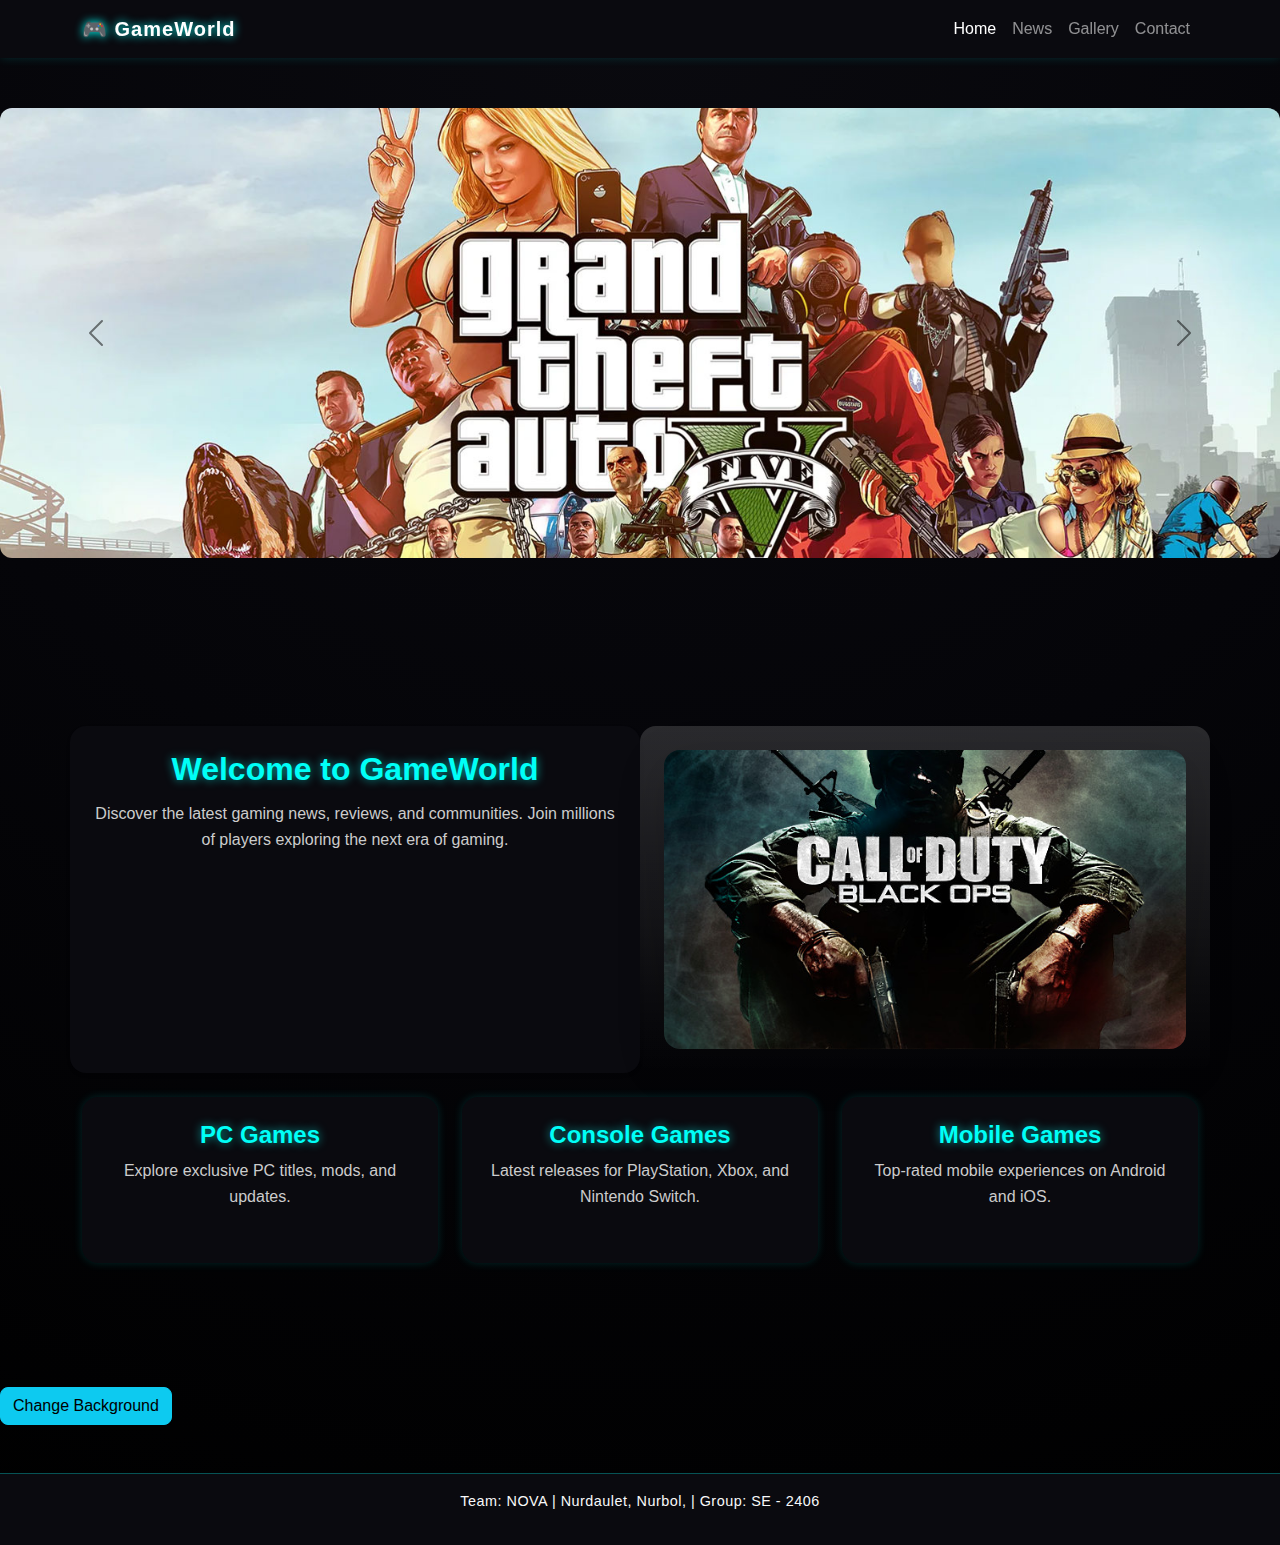
<file: index.html>
<!DOCTYPE html>
<html lang="en">
<head>
  <meta charset="UTF-8">
  <meta name="viewport" content="width=device-width, initial-scale=1.0">
  <title>GameWorld - Home</title>
  <link href="https://cdn.jsdelivr.net/npm/bootstrap@5.3.0/dist/css/bootstrap.min.css" rel="stylesheet">
  <link rel="stylesheet" href="style.css">
</head>
<body>

<!--  Navbar -->
<nav class="navbar navbar-expand-lg navbar-dark bg-dark fixed-top shadow">
  <div class="container">
    <a class="navbar-brand neon-text" href="#">🎮 GameWorld</a>
    <button class="navbar-toggler" type="button" data-bs-toggle="collapse" data-bs-target="#navbarNav">
      <span class="navbar-toggler-icon"></span>
    </button>
    <div class="collapse navbar-collapse justify-content-end" id="navbarNav">
      <ul class="navbar-nav">
        <li class="nav-item"><a class="nav-link active" href="index.html">Home</a></li>
        <li class="nav-item"><a class="nav-link" href="news.html">News</a></li>
        <li class="nav-item"><a class="nav-link" href="gallery.html">Gallery</a></li>
        <li class="nav-item"><a class="nav-link" href="contact.html">Contact</a></li>
      </ul>
    </div>
  </div>
</nav>

<!--  Carousel -->
<section id="carouselExample" class="carousel slide mt-5" data-bs-ride="carousel">
  <div class="carousel-inner">
    <div class="carousel-item active">
      <img src="images/gtaV.png" class="d-block w-100" alt="Game 1">
    </div>
    <div class="carousel-item">
      <img src="images/Fust Cause.jpg" class="d-block w-100" alt="Game 2">
    </div>
    <div class="carousel-item">
      <img src="images/cs2.png" class="d-block w-100" alt="Game 3">
    </div>
  </div>
  <button class="carousel-control-prev" type="button" data-bs-target="#carouselExample" data-bs-slide="prev">
    <span class="carousel-control-prev-icon"></span>
  </button>
  <button class="carousel-control-next" type="button" data-bs-target="#carouselExample" data-bs-slide="next">
    <span class="carousel-control-next-icon"></span>
  </button>
</section>

<!--  Grid Layout -->
<section class="container my-5 text-center text-light">
  <div class="row mb-4">
    <div class="col-lg-6 col-md-12 p-4 bg-dark rounded-4 shadow-sm">
      <h2 class="neon-text">Welcome to GameWorld</h2>
      <p>Discover the latest gaming news, reviews, and communities. Join millions of players exploring the next era of gaming.</p>
    </div>
    <div class="col-lg-6 col-md-12 p-4 bg-gradient rounded-4">
      <img src="images/cod.png" class="img-fluid rounded-4 shadow-lg" alt="Gaming setup">
    </div>
  </div>

  <div class="row text-center g-4">
    <div class="col-lg-4 col-md-6 col-sm-12">
      <div class="p-4 bg-dark rounded-4 shadow card-hover">
        <h4 class="neon-text">PC Games</h4>
        <p>Explore exclusive PC titles, mods, and updates.</p>
      </div>
    </div>
    <div class="col-lg-4 col-md-6 col-sm-12">
      <div class="p-4 bg-dark rounded-4 shadow card-hover">
        <h4 class="neon-text">Console Games</h4>
        <p>Latest releases for PlayStation, Xbox, and Nintendo Switch.</p>
      </div>
    </div>
    <div class="col-lg-4 col-md-6 col-sm-12">
      <div class="p-4 bg-dark rounded-4 shadow card-hover">
        <h4 class="neon-text">Mobile Games</h4>
        <p>Top-rated mobile experiences on Android and iOS.</p>
      </div>
    </div>
  </div>
</section>
<button class="btn btn-info mt-3" onclick="changeBackground()">Change Background</button>

<!--  Footer -->
<footer class="text-center py-3 mt-5 bg-dark text-light">
  Team: NOVA | Nurdaulet, Nurbol, <PRIVATE_NAMES> | Group: SE - 2406  
    <p id="datetime" class="text-info"></p>

</footer>

<script src="https://cdn.jsdelivr.net/npm/bootstrap@5.3.0/dist/js/bootstrap.bundle.min.js"></script>
<script src="script.js"></script>
</body>
</html>
</file>
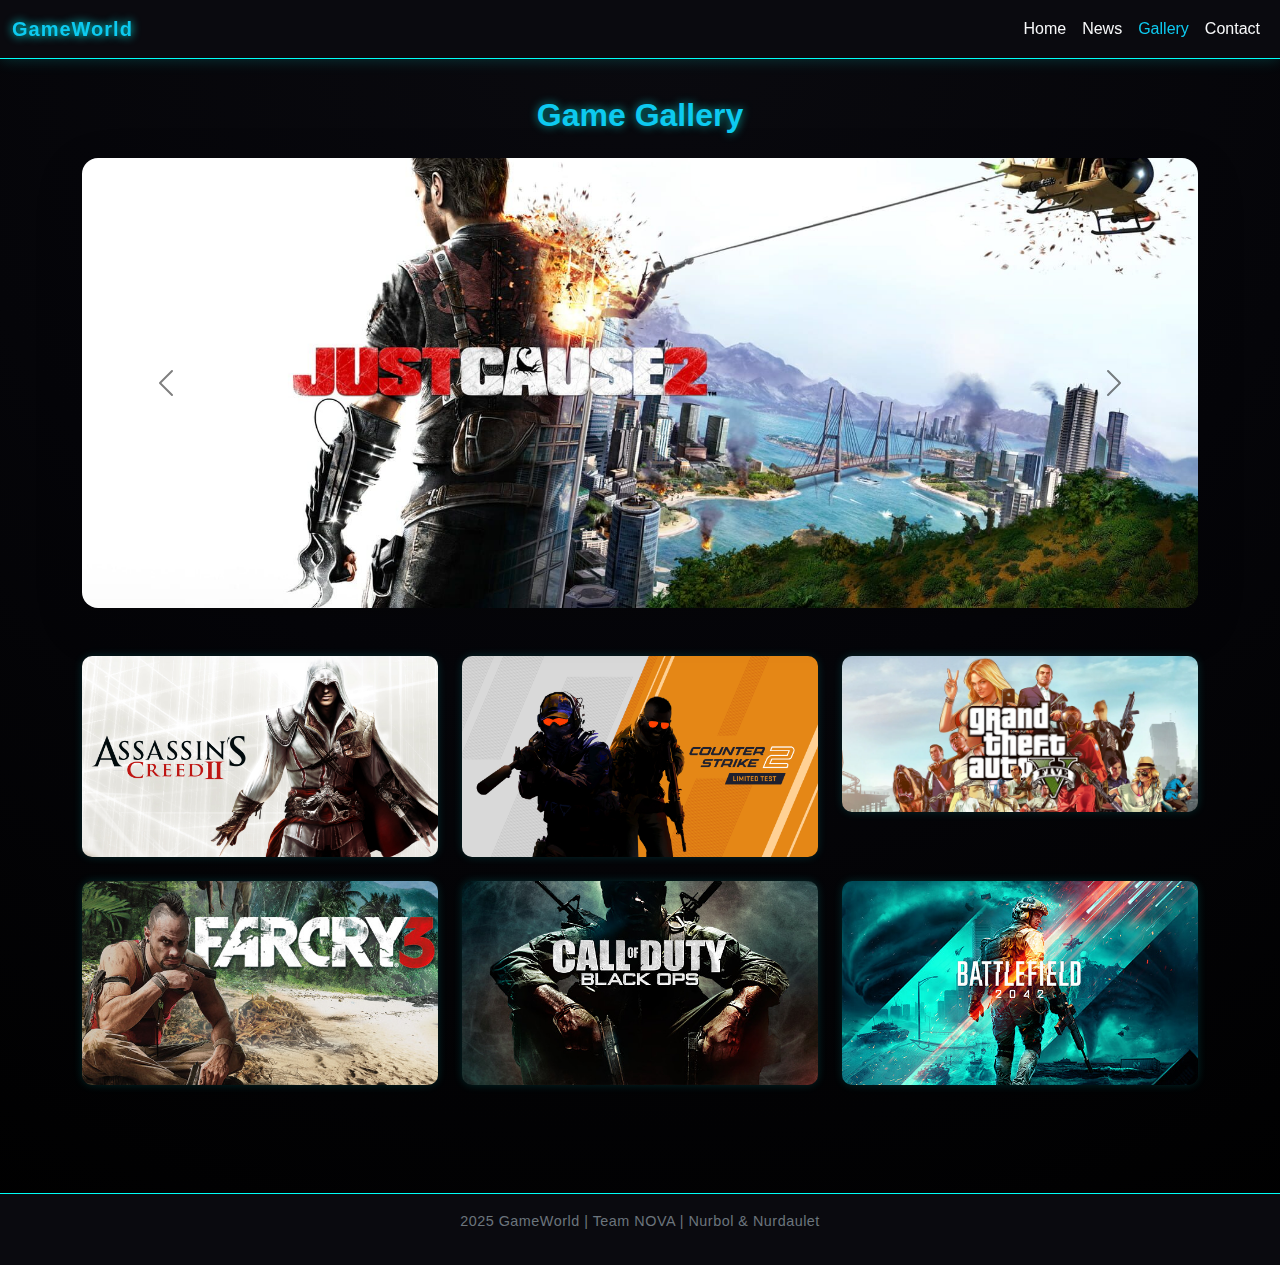
<file: gallery.html>
<!DOCTYPE html>
<html lang="en">
<head>
  <meta charset="UTF-8">
  <meta name="viewport" content="width=device-width, initial-scale=1.0">
  <title>GameWorld | Gallery</title>
  <link href="https://cdn.jsdelivr.net/npm/bootstrap@5.3.3/dist/css/bootstrap.min.css" rel="stylesheet">
  <link rel="stylesheet" href="style.css">
</head>
<body>

  <!-- Navbar -->
  <nav class="navbar navbar-expand-lg navbar-dark bg-dark fixed-top border-bottom border-info">
    <div class="container-fluid">
      <a class="navbar-brand text-info fw-bold" href="index.html">GameWorld</a>
      <button class="navbar-toggler" type="button" data-bs-toggle="collapse" data-bs-target="#navbarNav">
        <span class="navbar-toggler-icon"></span>
      </button>
      <div class="collapse navbar-collapse justify-content-end" id="navbarNav">
        <ul class="navbar-nav">
          <li class="nav-item"><a class="nav-link text-light" href="index.html">Home</a></li>
          <li class="nav-item"><a class="nav-link text-light" href="news.html">News</a></li>
          <li class="nav-item"><a class="nav-link active text-info" href="gallery.html">Gallery</a></li>
          <li class="nav-item"><a class="nav-link text-light" href="contact.html">Contact</a></li>
        </ul>
      </div>
    </div>
  </nav>

  <!-- Carousel -->
  <section class="container mt-5 pt-5 text-center">
    <h2 class="text-info mb-4">Game Gallery</h2>

    <div id="gameCarousel" class="carousel slide mb-5" data-bs-ride="carousel">
      <div class="carousel-inner rounded-4 shadow-lg">
        <div class="carousel-item active">
          <img src="images/Fust Cause.jpg" class="d-block w-100" alt="Just Cause">
        </div>
        <div class="carousel-item">
          <img src="images/Batman Arkham City.jpg" class="d-block w-100" alt="Batman">
        </div>
        <div class="carousel-item">
          <img src="images/PUBG.jpg" class="d-block w-100" alt="PUBG">
        </div>
      </div>
      <button class="carousel-control-prev" type="button" data-bs-target="#gameCarousel" data-bs-slide="prev">
        <span class="carousel-control-prev-icon"></span>
      </button>
      <button class="carousel-control-next" type="button" data-bs-target="#gameCarousel" data-bs-slide="next">
        <span class="carousel-control-next-icon"></span>
      </button>
    </div>

    <!-- Grid Gallery -->
    <div class="row g-4">
      <div class="col-sm-6 col-md-4">
        <img src="images/assassins-creed-2.jpg" class="img-fluid rounded shadow" alt="">
      </div>
      <div class="col-sm-6 col-md-4">
        <img src="images/cs2.png" class="img-fluid rounded shadow" alt="">
      </div>
      <div class="col-sm-6 col-md-4">
        <img src="images/gtaV.png" class="img-fluid rounded shadow" alt="">
      </div>
      <div class="col-sm-6 col-md-4">
        <img src="images/farcry3.png" class="img-fluid rounded shadow" alt="">
      </div>
      <div class="col-sm-6 col-md-4">
        <img src="images/cod.png" class="img-fluid rounded shadow" alt="">
      </div>
      <div class="col-sm-6 col-md-4">
        <img src="images/battlefield.png" class="img-fluid rounded shadow" alt="">
      </div>
    </div>
  </section>

  <footer class="text-center mt-5 py-3 bg-dark text-secondary border-top border-info">
    <p> 2025 GameWorld | Team NOVA | Nurbol & Nurdaulet</p>
  </footer>

  <script src="https://cdn.jsdelivr.net/npm/bootstrap@5.3.3/dist/js/bootstrap.bundle.min.js"></script>
  <script src="script.js"></script>
</body>
</html>
</file>
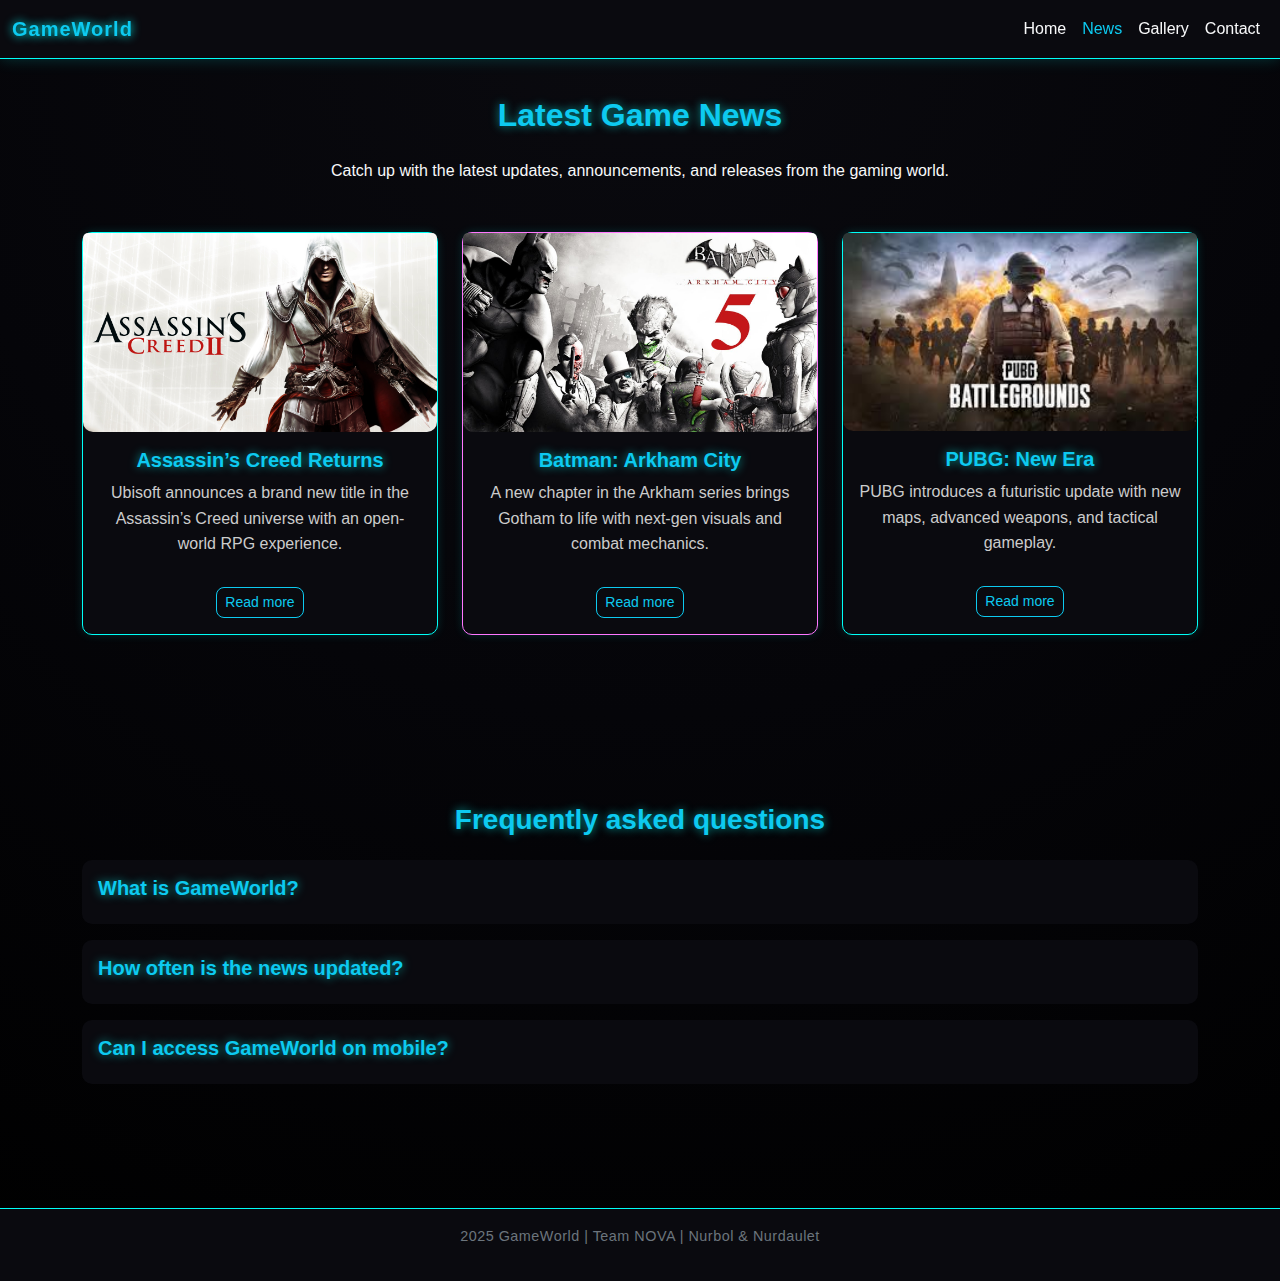
<file: news.html>
<!DOCTYPE html>
<html lang="en">
<head>
  <meta charset="UTF-8">
  <meta name="viewport" content="width=device-width, initial-scale=1.0">
  <title>GameWorld | News</title>
  <link href="https://cdn.jsdelivr.net/npm/bootstrap@5.3.3/dist/css/bootstrap.min.css" rel="stylesheet">
  <link rel="stylesheet" href="style.css">
</head>
<body>

  <!-- Navbar -->
  <nav class="navbar navbar-expand-lg navbar-dark bg-dark fixed-top border-bottom border-info">
    <div class="container-fluid">
      <a class="navbar-brand text-info fw-bold" href="index.html">GameWorld</a>
      <button class="navbar-toggler" type="button" data-bs-toggle="collapse" data-bs-target="#navbarNav">
        <span class="navbar-toggler-icon"></span>
      </button>
      <div class="collapse navbar-collapse justify-content-end" id="navbarNav">
        <ul class="navbar-nav">
          <li class="nav-item"><a class="nav-link text-light" href="index.html">Home</a></li>
          <li class="nav-item"><a class="nav-link active text-info" href="news.html">News</a></li>
          <li class="nav-item"><a class="nav-link text-light" href="gallery.html">Gallery</a></li>
          <li class="nav-item"><a class="nav-link text-light" href="contact.html">Contact</a></li>
        </ul>
      </div>
    </div>
  </nav>

  <!-- Page Content -->
  <section class="container mt-5 pt-5 text-center">
    <h2 class="text-info mb-4">Latest Game News</h2>
    <p class="text-light mb-5">Catch up with the latest updates, announcements, and releases from the gaming world.</p>

    <div class="row g-4">
      <div class="col-md-4">
        <div class="card bg-dark text-light h-100 border border-info shadow">
          <img src="images/assassins-creed-2.jpg" class="card-img-top" alt="Assassin's Creed">
          <div class="card-body">
            <h5 class="card-title text-info">Assassin’s Creed Returns</h5>
            <p class="card-text">Ubisoft announces a brand new title in the Assassin’s Creed universe with an open-world RPG experience.</p>
            <a href="#" class="btn btn-outline-info btn-sm">Read more</a>
          </div>
        </div>
      </div>

      <div class="col-md-4">
        <div class="card bg-dark text-light h-100 border border-pink shadow">
          <img src="images/Batman Arkham City.jpg" class="card-img-top" alt="Batman">
          <div class="card-body">
            <h5 class="card-title text-info">Batman: Arkham City</h5>
            <p class="card-text">A new chapter in the Arkham series brings Gotham to life with next-gen visuals and combat mechanics.</p>
            <a href="#" class="btn btn-outline-info btn-sm">Read more</a>
          </div>
        </div>
      </div>

      <div class="col-md-4">
        <div class="card bg-dark text-light h-100 border border-info shadow">
          <img src="images/PUBG.jpg" class="card-img-top" alt="PUBG">
          <div class="card-body">
            <h5 class="card-title text-info">PUBG: New Era</h5>
            <p class="card-text">PUBG introduces a futuristic update with new maps, advanced weapons, and tactical gameplay.</p>
            <a href="#" class="btn btn-outline-info btn-sm">Read more</a>
          </div>
        </div>
      </div>
    </div>
  </section>

  <!--FAQ Section -->
<section class="container mt-5">
  <h3 class="text-info mb-4 text-center">Frequently asked questions</h3>

  <div class="accordion-item bg-dark p-3 rounded mb-3">
    <h5 class="question text-info"> What is GameWorld?</h5>
    <p class="answer text-light mt-2">
      GameWorld is a platform that brings together gamers, news, and updates from the gaming industry.
    </p>
  </div>

  <div class="accordion-item bg-dark p-3 rounded mb-3">
    <h5 class="question text-info"> How often is the news updated?</h5>
    <p class="answer text-light mt-2">
      Our news section is updated every week with the latest gaming announcements.
    </p>
  </div>

  <div class="accordion-item bg-dark p-3 rounded mb-3">
    <h5 class="question text-info"> Can I access GameWorld on mobile?</h5>
    <p class="answer text-light mt-2">
      Yes! The website is fully responsive and optimized for all devices.
    </p>
  </div>
</section>

  <footer class="text-center mt-5 py-3 bg-dark text-secondary border-top border-info">
    <p>2025 GameWorld | Team NOVA | Nurbol & Nurdaulet</p>
  </footer>

  <script src="https://cdn.jsdelivr.net/npm/bootstrap@5.3.3/dist/js/bootstrap.bundle.min.js"></script>
  <script src="script.js"></script>
</body>
</html>
</file>
<file: style.css>
/* ================================
   GameWorld Style.css
   For Assignment #4 (Media Queries + Bootstrap)
   ================================ */

body {
  background: radial-gradient(circle at top, #0a0a0f, #050509, #000);
  color: #eee;
  font-family: 'Segoe UI', 'Roboto', sans-serif;
  overflow-x: hidden;
  line-height: 1.6;
}

/* ---------- Navbar ---------- */
.navbar {
  box-shadow: 0 0 15px rgba(0, 255, 247, 0.2);
}

.navbar-brand {
  font-weight: bold;
  letter-spacing: 1px;
  text-shadow: 0 0 10px #00fff7;
}

.nav-link {
  transition: color 0.3s ease, text-shadow 0.3s ease;
}

.nav-link:hover {
  color: #00fff7 !important;
  text-shadow: 0 0 8px #00fff7;
}

/* ---------- Headings ---------- */
h1, h2, h3, h4, h5 {
  color: #00fff7;
  text-shadow: 0 0 10px rgba(0, 255, 247, 0.6);
  font-weight: 600;
}

h1 {
  font-size: 2.5rem;
  margin-bottom: 1rem;
}

h2 {
  font-size: 2rem;
  margin-bottom: 0.8rem;
}

/* ---------- Buttons ---------- */
.btn-outline-info, .btn-info {
  border-radius: 8px;
  transition: all 0.3s ease;
  font-weight: 500;
}

.btn-outline-info:hover, .btn-info:hover {
  box-shadow: 0 0 12px #00fff7;
  transform: translateY(-3px);
}

/* ---------- Cards ---------- */
.card {
  border-radius: 10px;
  border: 1px solid rgba(0, 255, 247, 0.3);
  background-color: #0d0d12;
  transition: transform 0.3s ease, box-shadow 0.3s ease;
}

.card:hover {
  transform: translateY(-6px);
  box-shadow: 0 6px 25px rgba(0, 255, 247, 0.4);
}

.card-title {
  color: #00fff7;
}

.card-text {
  color: #dcdcdc;
}

/* ---------- Gallery Images ---------- */
img {
  border-radius: 10px;
  transition: transform 0.4s ease, box-shadow 0.3s ease;
}

img:hover {
  transform: scale(1.03);
  box-shadow: 0 0 20px rgba(0, 255, 247, 0.3);
}

/* ---------- Carousel ---------- */
.carousel-inner img {
  height: 450px;
  object-fit: cover;
  border-radius: 12px;
}

.carousel-control-prev-icon,
.carousel-control-next-icon {
  filter: invert(1);
}

/* ---------- Footer ---------- */
footer {
  background-color: #0a0a0f;
  color: #aaa;
  border-top: 1px solid rgba(0, 255, 247, 0.3);
  padding: 15px 0;
  font-size: 0.9rem;
  letter-spacing: 0.5px;
  text-align: center;
}

/* ---------- Sections ---------- */
section {
  padding: 60px 0;
}

.container p {
  max-width: 700px;
  margin: 0 auto 30px;
  color: #ccc;
}

/* ---------- Responsive Typography ---------- */
@media (max-width: 992px) {
  h1 {
    font-size: 2rem;
  }
  h2 {
    font-size: 1.6rem;
  }
  .card-text {
    font-size: 0.95rem;
  }
}

@media (max-width: 768px) {
  h1 {
    font-size: 1.8rem;
  }
  h2 {
    font-size: 1.4rem;
  }
  p {
    font-size: 0.9rem;
  }
  .card {
    margin-bottom: 20px;
  }
}

@media (max-width: 480px) {
  h1 {
    font-size: 1.5rem;
  }
  h2 {
    font-size: 1.2rem;
  }
  p {
    font-size: 0.85rem;
  }
}

/* ---------- Utility ---------- */
.text-pink {
  color: #ff77ff;
}

.border-pink {
  border-color: #ff77ff !important;
}

.border-info {
  border-color: #00fff7 !important;
}

.shadow {
  box-shadow: 0 0 10px rgba(0, 255, 247, 0.15) !important;
}

.rounded {
  border-radius: 10px !important;
}

.bg-dark {
  background-color: #0a0a0f !important;
}

.bg-gradient-dark {
  background: linear-gradient(145deg, #0d0d12, #050509);
}
/* FAQ Accordion */
.question {
  cursor: pointer;
  transition: color 0.3s ease, text-shadow 0.3s ease;
}

.question:hover {
  color: #00fff7;
  text-shadow: 0 0 10px #00fff7;
}

.answer {
  display: none;
  color: #ccc;
  transition: all 0.3s ease;
}

.answer.active {
  display: block;
}

/* Popup window */
.popup {
  display: none;
  position: fixed;
  top: 0; left: 0;
  width: 100%;
  height: 100%;
  background: rgba(0, 0, 0, 0.7);
  justify-content: center;
  align-items: center;
  z-index: 1000;
}

.popup-content {
  max-width: 400px;
  width: 90%;
  background-color: #0d0d12;
  border: 1px solid #00fff7;
  border-radius: 10px;
  box-shadow: 0 0 20px rgba(0, 255, 247, 0.4);
}

.close {
  float: right;
  cursor: pointer;
  font-size: 1.5rem;
  color: #00fff7;
  transition: 0.3s;
}
.close:hover {
  color: #ff0080;
}
</file>
